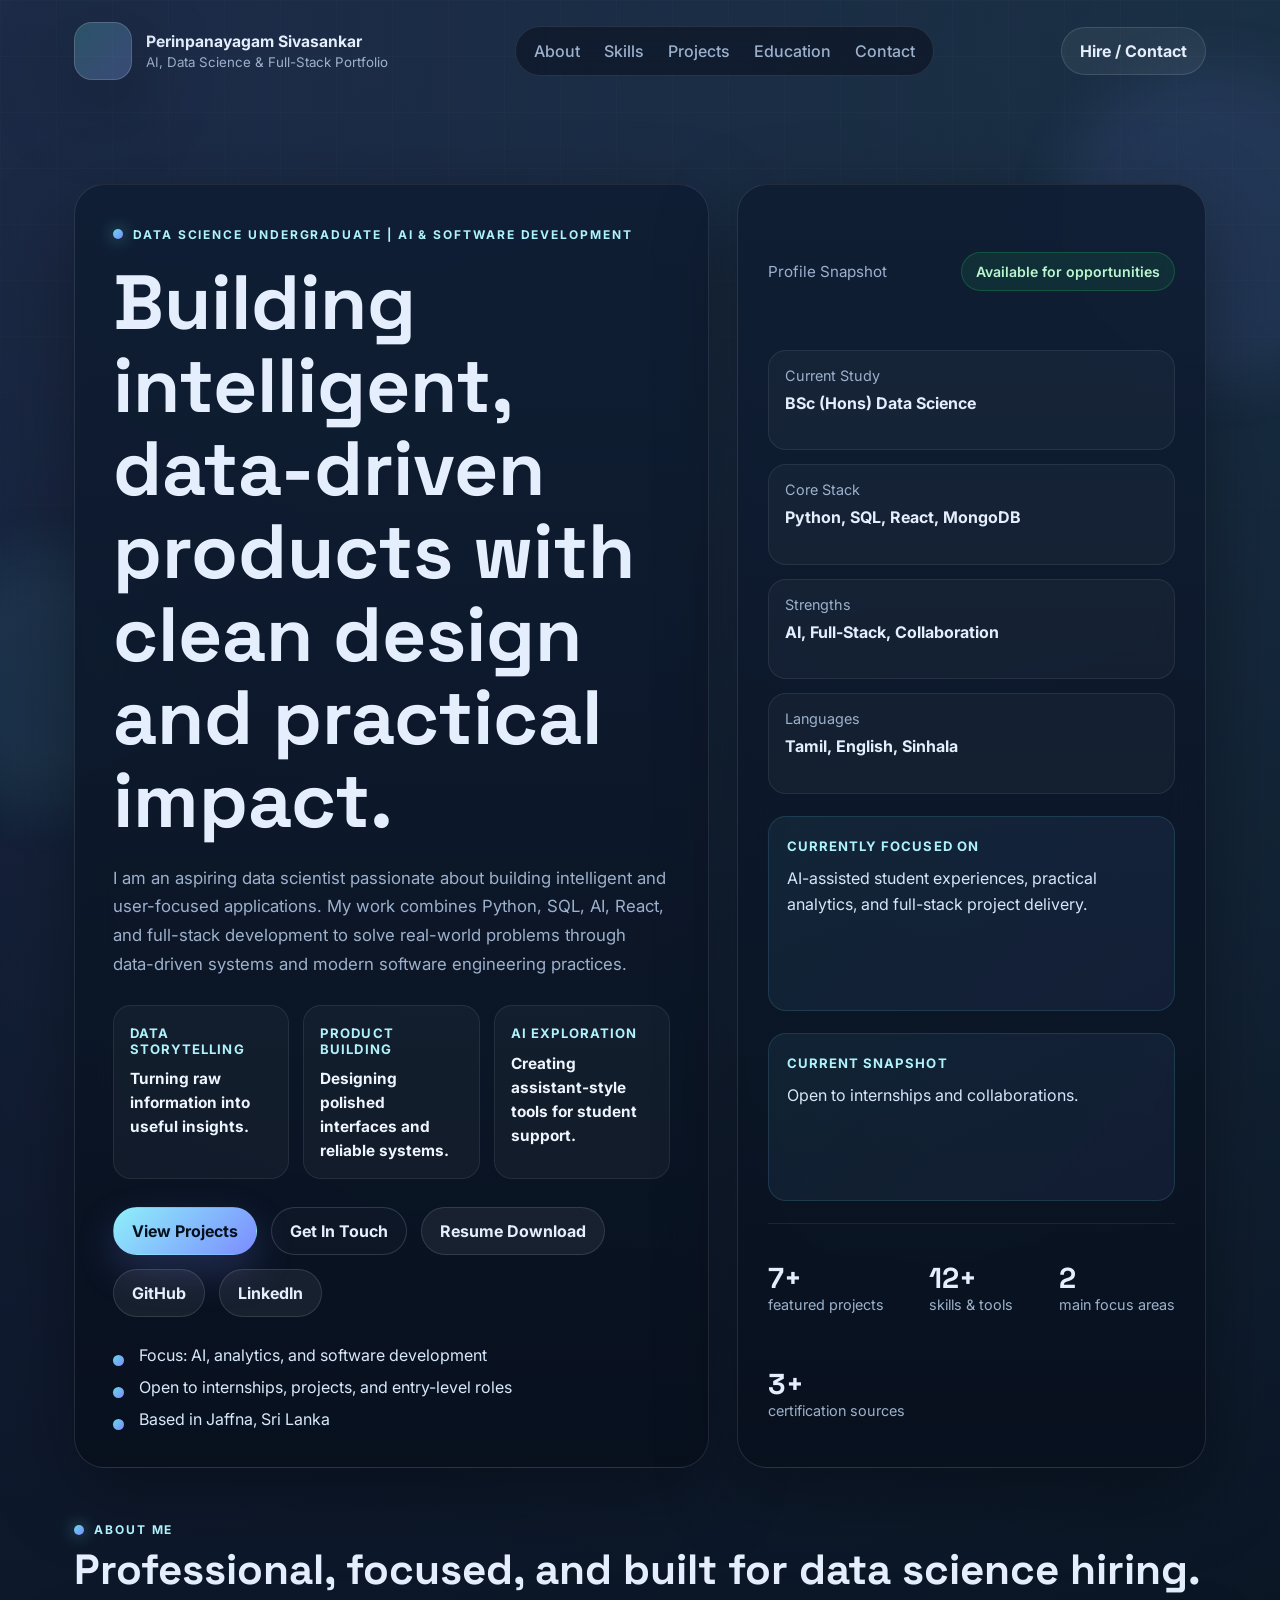
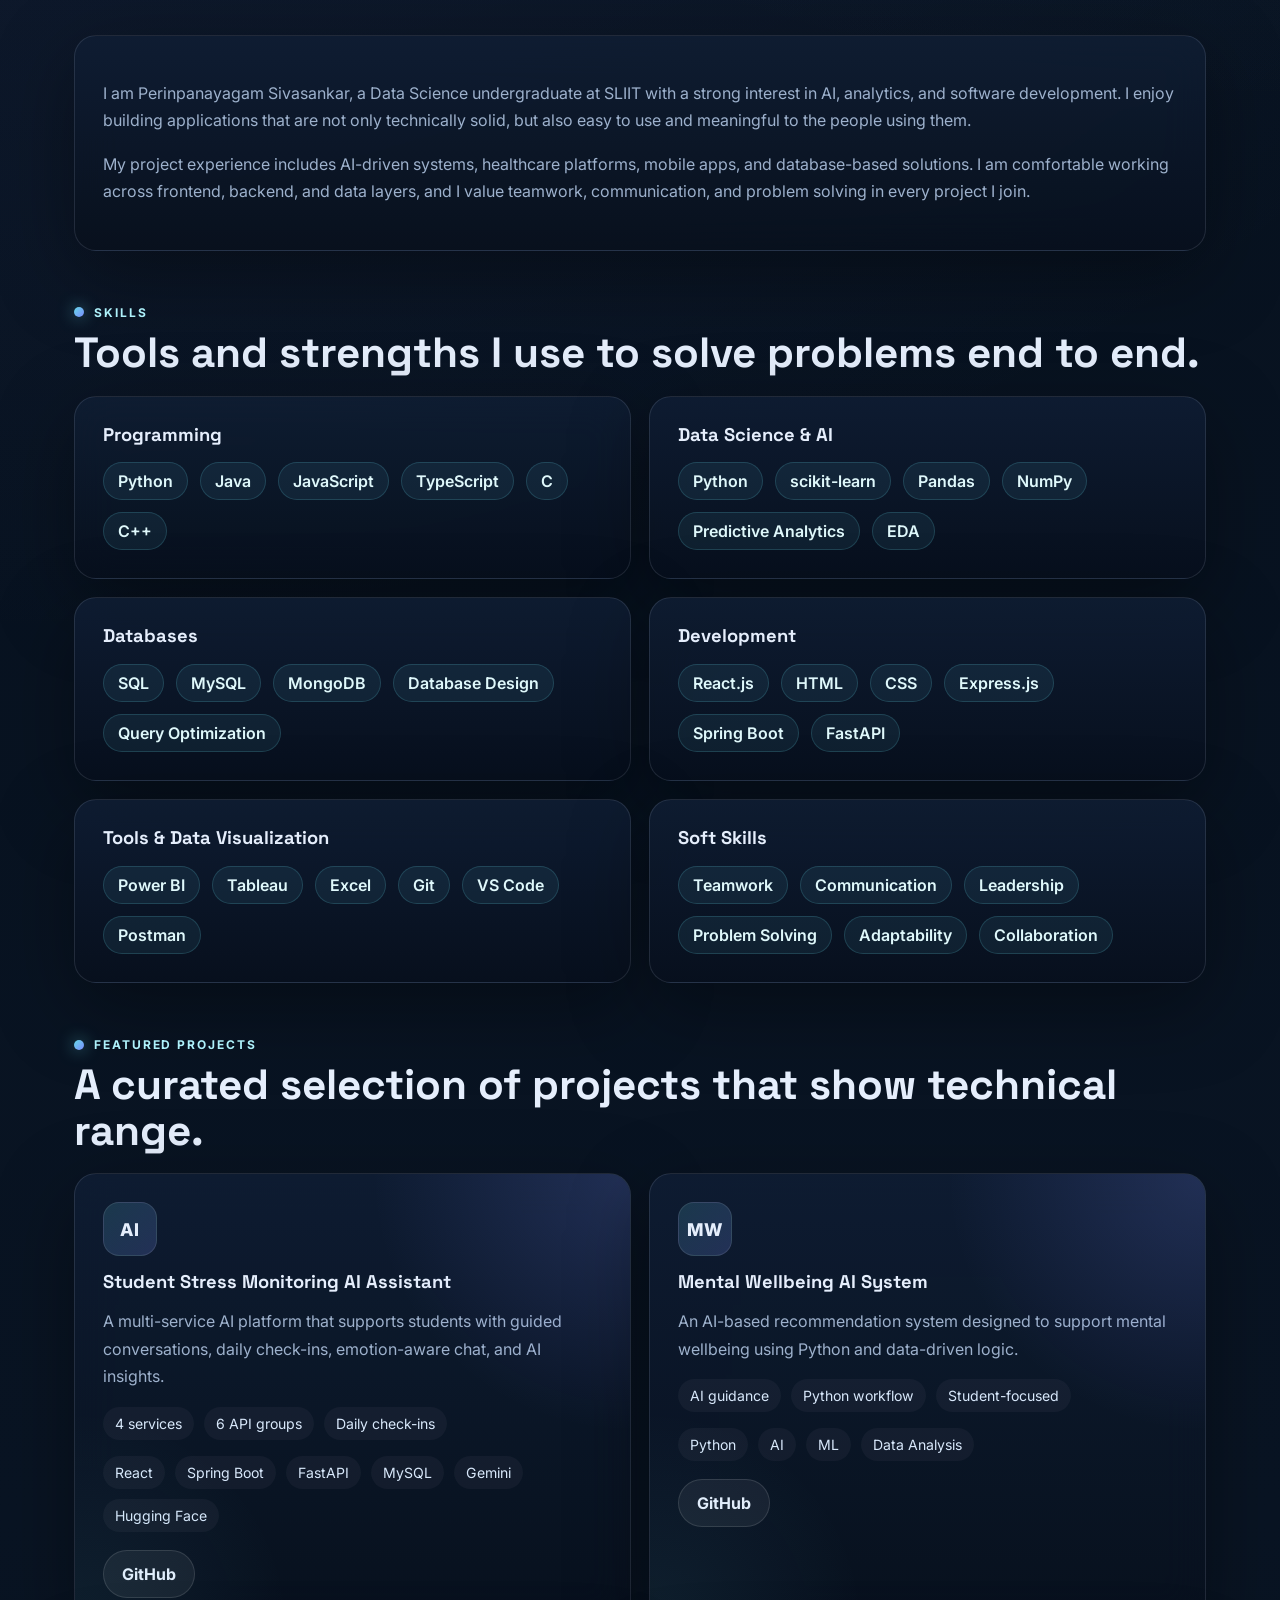
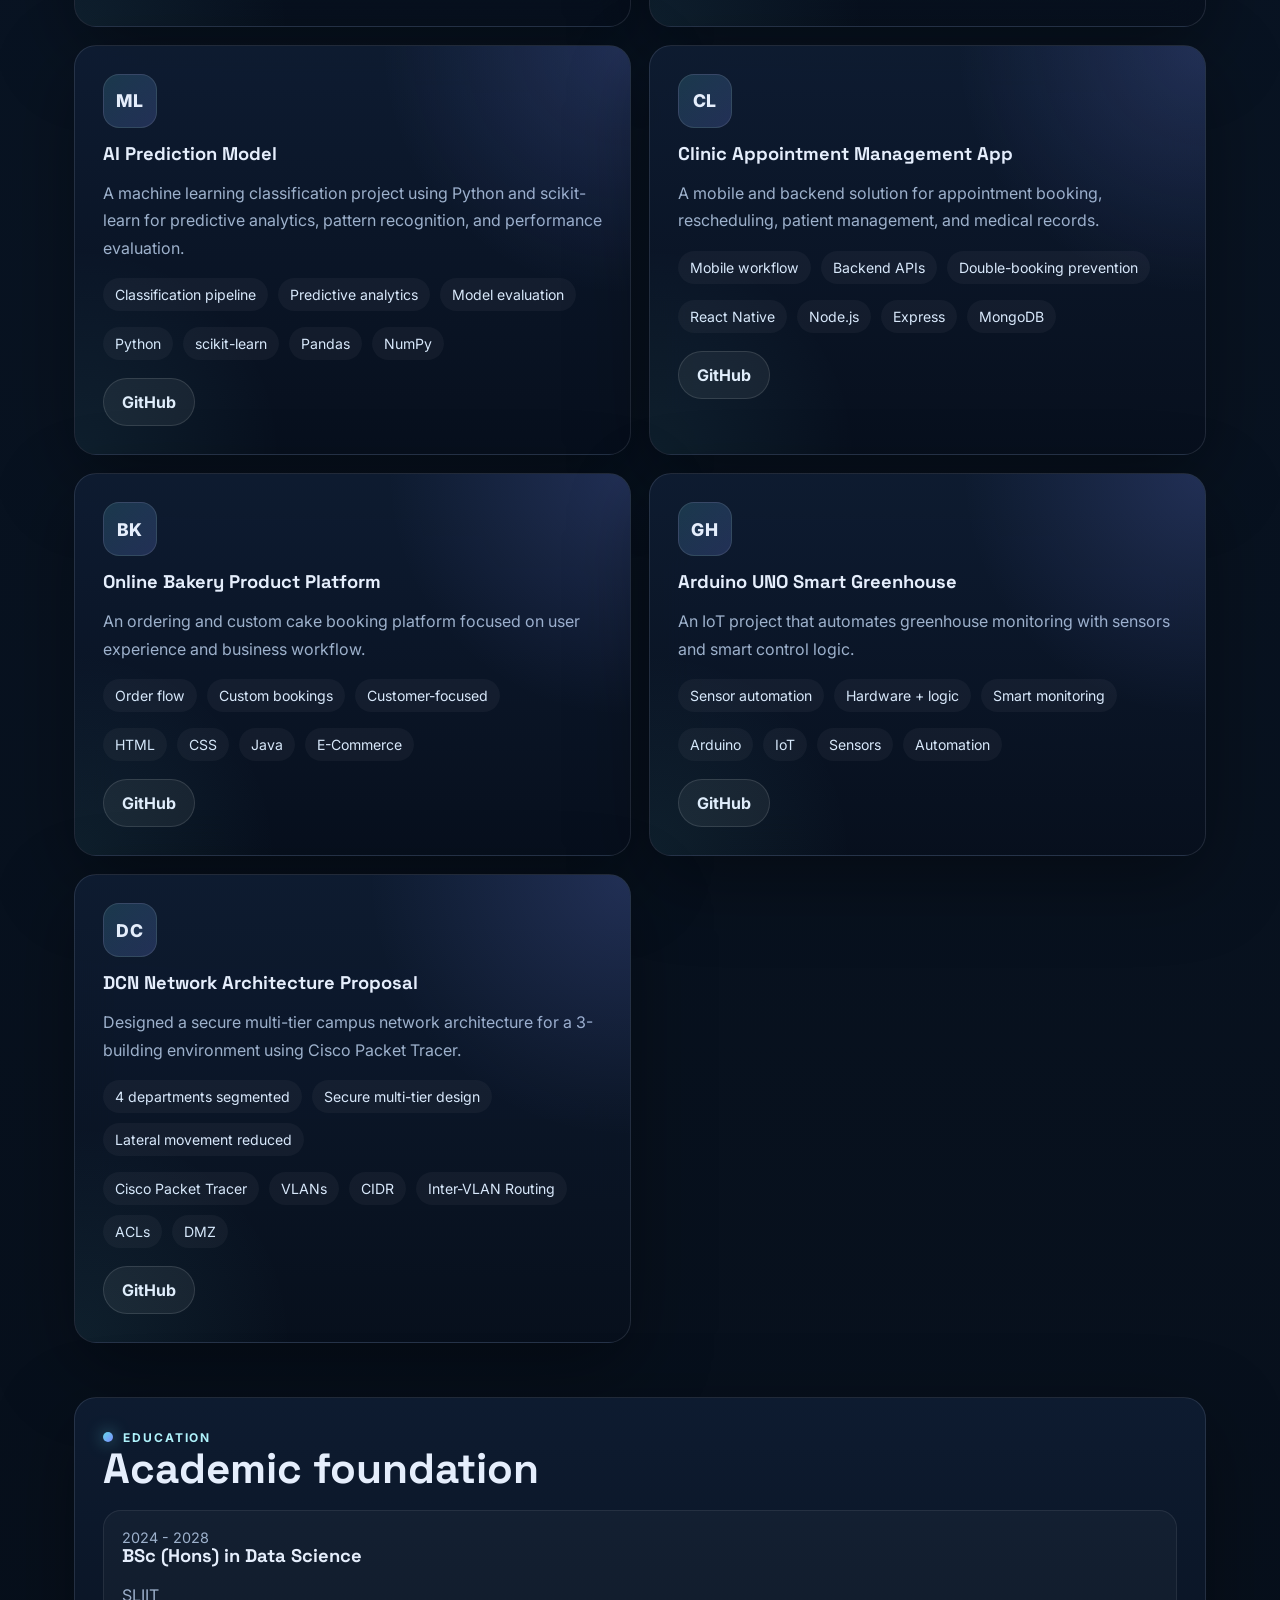
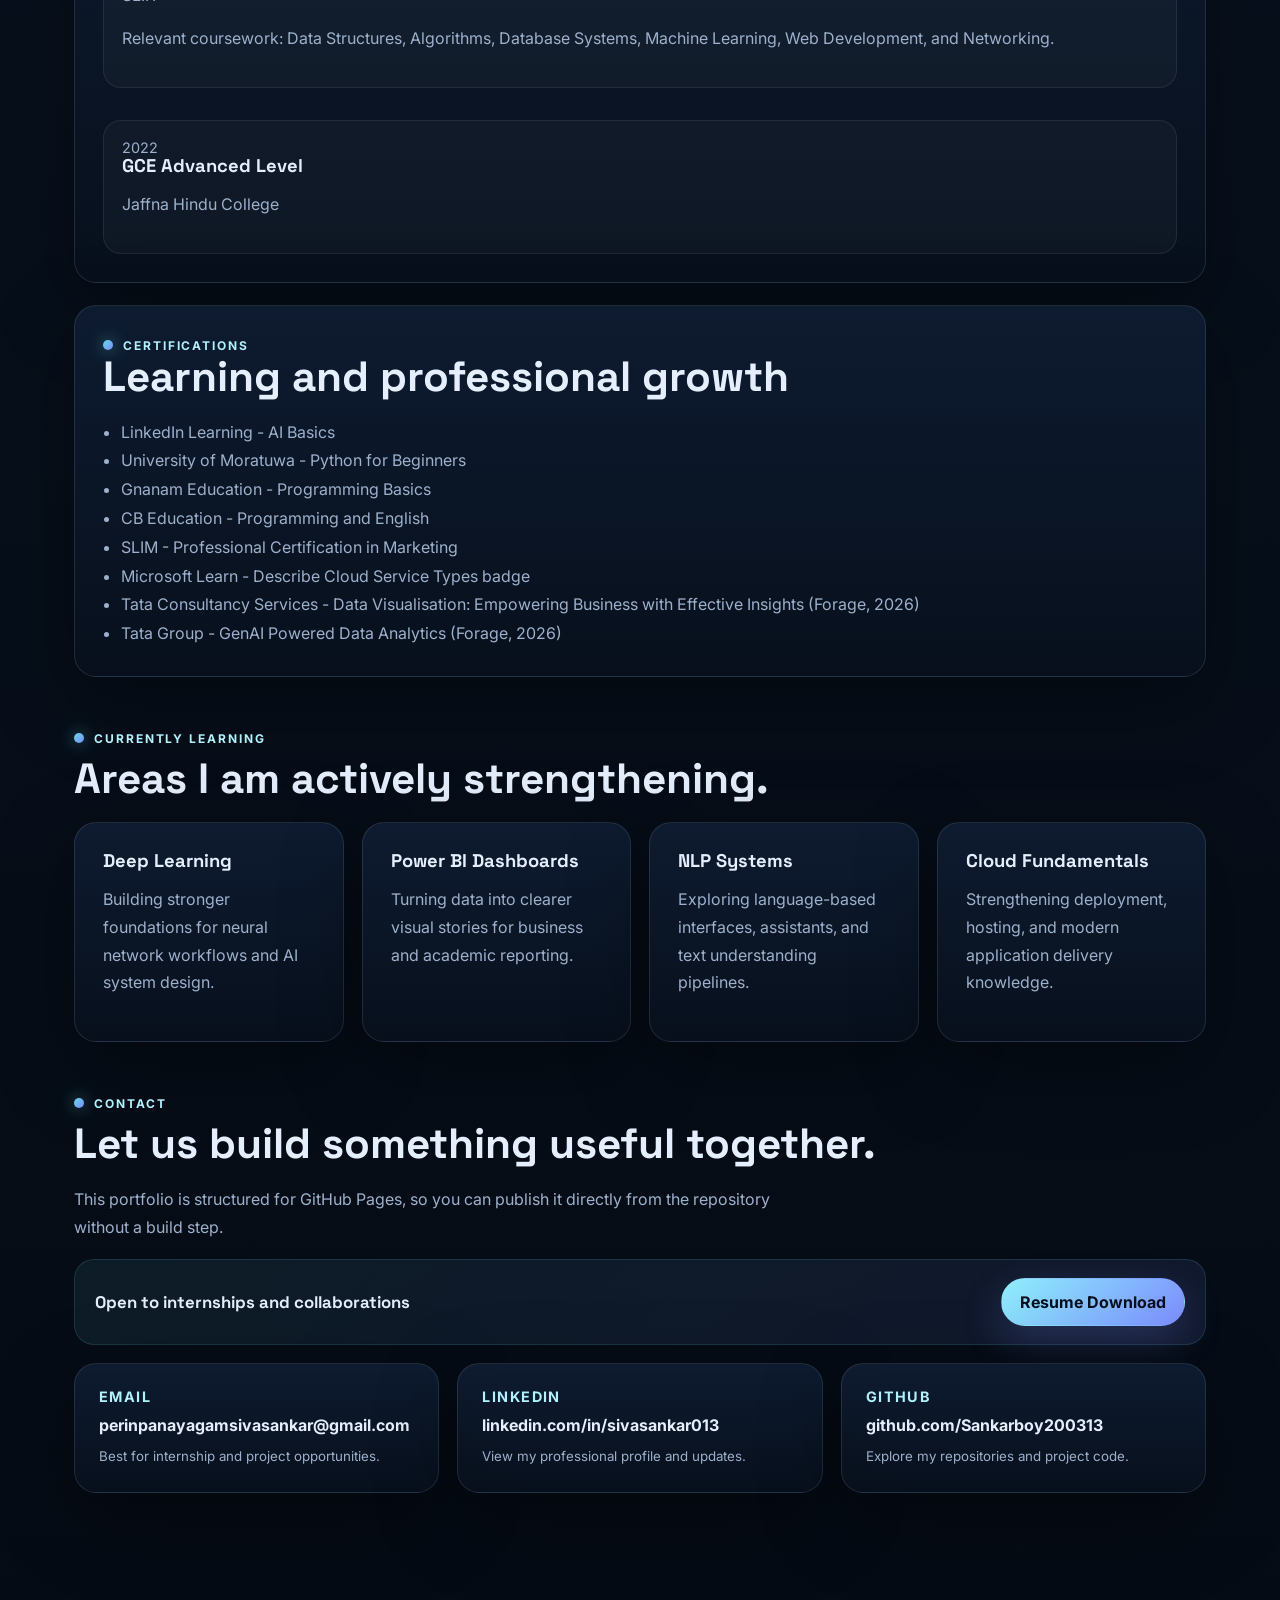
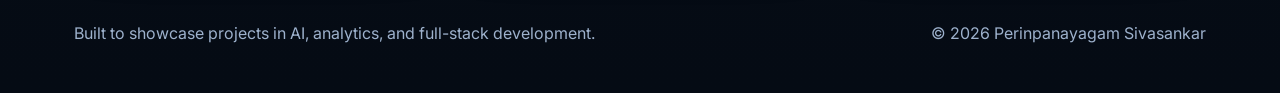
<file: index.html>
<!doctype html>
<html lang="en">
  <head>
    <meta charset="UTF-8" />
    <meta name="viewport" content="width=device-width, initial-scale=1.0" />
    <title>Perinpanayagam Sivasankar | AI, Data Science & Full-Stack Portfolio</title>
    <meta
      name="description"
      content="Professional portfolio for Perinpanayagam Sivasankar, a Data Science undergraduate focused on AI, analytics, and full-stack development."
    />
    <link rel="preconnect" href="https://fonts.googleapis.com" />
    <link rel="preconnect" href="https://fonts.gstatic.com" crossorigin />
    <link
      href="https://fonts.googleapis.com/css2?family=Inter:wght@400;500;600;700;800&family=Space+Grotesk:wght@500;700&display=swap"
      rel="stylesheet"
    />
    <link rel="stylesheet" href="./styles.css" />
  </head>
  <body>
    <div class="bg-orb orb-1"></div>
    <div class="bg-orb orb-2"></div>
    <div class="bg-grid"></div>

    <header class="site-header">
      <a class="brand" href="#top" aria-label="Home">
        <img class="brand-mark" src="./myphoto.png" alt="Perinpanayagam Sivasankar profile photo" />
        <span class="brand-text">
          <strong>Perinpanayagam Sivasankar</strong>
          <small>AI, Data Science &amp; Full-Stack Portfolio</small>
        </span>
      </a>

      <nav class="site-nav" aria-label="Primary">
        <a href="#about">About</a>
        <a href="#skills">Skills</a>
        <a href="#projects">Projects</a>
        <a href="#education">Education</a>
        <a href="#contact">Contact</a>
      </nav>

      <a class="button button-secondary" href="mailto:perinpanayagamsivasankar@gmail.com">Hire / Contact</a>
    </header>

    <main id="top">
      <section class="hero section">
        <div class="hero-copy reveal">
          <span class="eyebrow">Data Science Undergraduate | AI &amp; Software Development</span>
          <h1>Building intelligent, data-driven products with clean design and practical impact.</h1>
          <p class="hero-text">
            I am an aspiring data scientist passionate about building intelligent and user-focused
            applications. My work combines Python, SQL, AI, React, and full-stack development to
            solve real-world problems through data-driven systems and modern software engineering
            practices.
          </p>

          <div class="hero-highlights" aria-label="Highlights">
            <article>
              <span>Data storytelling</span>
              <strong>Turning raw information into useful insights.</strong>
            </article>
            <article>
              <span>Product building</span>
              <strong>Designing polished interfaces and reliable systems.</strong>
            </article>
            <article>
              <span>AI exploration</span>
              <strong>Creating assistant-style tools for student support.</strong>
            </article>
          </div>

          <div class="hero-actions">
            <a class="button button-primary" href="#projects">View Projects</a>
            <a class="button button-ghost" href="#contact">Get In Touch</a>
            <a class="button button-secondary" href="./SivasankarPerinpanayagam_CV.pdf" download>Resume Download</a>
            <a class="button button-secondary" href="https://github.com/Sankarboy200313">GitHub</a>
            <a class="button button-secondary" href="https://www.linkedin.com/in/sivasankar013">LinkedIn</a>
          </div>

          <ul class="hero-points">
            <li>Focus: AI, analytics, and software development</li>
            <li>Open to internships, projects, and entry-level roles</li>
            <li>Based in Jaffna, Sri Lanka</li>
          </ul>
        </div>

        <aside class="hero-card reveal">
          <div class="hero-card-top">
            <p class="card-label">Profile Snapshot</p>
            <span class="status-pill">Available for opportunities</span>
          </div>

          <div class="profile-grid">
            <div>
              <span>Current Study</span>
              <strong>BSc (Hons) Data Science</strong>
            </div>
            <div>
              <span>Core Stack</span>
              <strong>Python, SQL, React, MongoDB</strong>
            </div>
            <div>
              <span>Strengths</span>
              <strong>AI, Full-Stack, Collaboration</strong>
            </div>
            <div>
              <span>Languages</span>
              <strong>Tamil, English, Sinhala</strong>
            </div>
          </div>

          <div class="spotlight">
            <span>Currently focused on</span>
            <p>AI-assisted student experiences, practical analytics, and full-stack project delivery.</p>
          </div>

          <div class="spotlight">
            <span>Current Snapshot</span>
            <p>Open to internships and collaborations.</p>
          </div>

          <div class="metric-row">
            <div class="metric">
              <strong>7+</strong>
              <span>featured projects</span>
            </div>
            <div class="metric">
              <strong>12+</strong>
              <span>skills &amp; tools</span>
            </div>
            <div class="metric">
              <strong>2</strong>
              <span>main focus areas</span>
            </div>
            <div class="metric">
              <strong>3+</strong>
              <span>certification sources</span>
            </div>
          </div>
        </aside>
      </section>

      <section class="section about-grid" id="about">
        <div class="section-heading reveal">
          <span class="eyebrow">About Me</span>
          <h2>Professional, focused, and built for data science hiring.</h2>
        </div>

        <div class="card reveal">
          <p>
            I am Perinpanayagam Sivasankar, a Data Science undergraduate at SLIIT with a strong
            interest in AI, analytics, and software development. I enjoy building applications that
            are not only technically solid, but also easy to use and meaningful to the people using
            them.
          </p>
          <p>
            My project experience includes AI-driven systems, healthcare platforms, mobile apps,
            and database-based solutions. I am comfortable working across frontend, backend, and
            data layers, and I value teamwork, communication, and problem solving in every project
            I join.
          </p>
        </div>
      </section>

      <section class="section" id="skills">
        <div class="section-heading reveal">
          <span class="eyebrow">Skills</span>
          <h2>Tools and strengths I use to solve problems end to end.</h2>
        </div>

        <div class="skill-columns">
          <article class="card reveal">
            <h3>Programming</h3>
            <div class="chip-list">
              <span>Python</span>
              <span>Java</span>
              <span>JavaScript</span>
              <span>TypeScript</span>
              <span>C</span>
              <span>C++</span>
            </div>
          </article>

          <article class="card reveal">
            <h3>Data Science &amp; AI</h3>
            <div class="chip-list">
              <span>Python</span>
              <span>scikit-learn</span>
              <span>Pandas</span>
              <span>NumPy</span>
              <span>Predictive Analytics</span>
              <span>EDA</span>
            </div>
          </article>

          <article class="card reveal">
            <h3>Databases</h3>
            <div class="chip-list">
              <span>SQL</span>
              <span>MySQL</span>
              <span>MongoDB</span>
              <span>Database Design</span>
              <span>Query Optimization</span>
            </div>
          </article>

          <article class="card reveal">
            <h3>Development</h3>
            <div class="chip-list">
              <span>React.js</span>
              <span>HTML</span>
              <span>CSS</span>
              <span>Express.js</span>
              <span>Spring Boot</span>
              <span>FastAPI</span>
            </div>
          </article>

          <article class="card reveal">
            <h3>Tools &amp; Data Visualization</h3>
            <div class="chip-list">
              <span>Power BI</span>
              <span>Tableau</span>
              <span>Excel</span>
              <span>Git</span>
              <span>VS Code</span>
              <span>Postman</span>
            </div>
          </article>

          <article class="card reveal">
            <h3>Soft Skills</h3>
            <div class="chip-list">
              <span>Teamwork</span>
              <span>Communication</span>
              <span>Leadership</span>
              <span>Problem Solving</span>
              <span>Adaptability</span>
              <span>Collaboration</span>
            </div>
          </article>
        </div>
      </section>

      <section class="section" id="projects">
        <div class="section-heading reveal">
          <span class="eyebrow">Featured Projects</span>
          <h2>A curated selection of projects that show technical range.</h2>
        </div>

        <div class="project-grid" id="project-grid"></div>
      </section>

      <section class="section split-section">
        <article class="card reveal" id="education">
          <span class="eyebrow">Education</span>
          <h2>Academic foundation</h2>
          <div class="timeline">
            <div class="timeline-item">
              <span class="timeline-date">2024 - 2028</span>
              <h3>BSc (Hons) in Data Science</h3>
              <p>SLIIT</p>
              <p>
                Relevant coursework: Data Structures, Algorithms, Database Systems, Machine
                Learning, Web Development, and Networking.
              </p>
            </div>
            <div class="timeline-item">
              <span class="timeline-date">2022</span>
              <h3>GCE Advanced Level</h3>
              <p>Jaffna Hindu College</p>
            </div>
          </div>
        </article>

        <article class="card reveal">
          <span class="eyebrow">Certifications</span>
          <h2>Learning and professional growth</h2>
          <ul class="list-clean">
            <li>LinkedIn Learning - AI Basics</li>
            <li>University of Moratuwa - Python for Beginners</li>
            <li>Gnanam Education - Programming Basics</li>
            <li>CB Education - Programming and English</li>
            <li>SLIM - Professional Certification in Marketing</li>
            <li>Microsoft Learn - Describe Cloud Service Types badge</li>
            <li>Tata Consultancy Services - Data Visualisation: Empowering Business with Effective Insights (Forage, 2026)</li>
            <li>Tata Group - GenAI Powered Data Analytics (Forage, 2026)</li>
          </ul>
        </article>
      </section>

      <section class="section">
        <div class="section-heading reveal">
          <span class="eyebrow">Currently Learning</span>
          <h2>Areas I am actively strengthening.</h2>
        </div>

        <div class="learning-grid">
          <article class="card reveal">
            <h3>Deep Learning</h3>
            <p>Building stronger foundations for neural network workflows and AI system design.</p>
          </article>
          <article class="card reveal">
            <h3>Power BI Dashboards</h3>
            <p>Turning data into clearer visual stories for business and academic reporting.</p>
          </article>
          <article class="card reveal">
            <h3>NLP Systems</h3>
            <p>Exploring language-based interfaces, assistants, and text understanding pipelines.</p>
          </article>
          <article class="card reveal">
            <h3>Cloud Fundamentals</h3>
            <p>Strengthening deployment, hosting, and modern application delivery knowledge.</p>
          </article>
        </div>
      </section>

      <section class="section contact-section" id="contact">
        <div class="section-heading reveal">
          <span class="eyebrow">Contact</span>
          <h2>Let us build something useful together.</h2>
        </div>

        <p class="contact-note reveal">
          This portfolio is structured for GitHub Pages, so you can publish it directly from the
          repository without a build step.
        </p>

        <div class="contact-banner reveal">
          <strong>Open to internships and collaborations</strong>
          <a class="button button-primary" href="./SivasankarPerinpanayagam_CV.pdf" download>Resume Download</a>
        </div>

        <div class="contact-grid">
          <a class="contact-card reveal" href="mailto:perinpanayagamsivasankar@gmail.com">
            <span>Email</span>
            <strong>perinpanayagamsivasankar@gmail.com</strong>
            <small>Best for internship and project opportunities.</small>
          </a>

          <a class="contact-card reveal" href="https://www.linkedin.com/in/sivasankar013">
            <span>LinkedIn</span>
            <strong>linkedin.com/in/sivasankar013</strong>
            <small>View my professional profile and updates.</small>
          </a>

          <a class="contact-card reveal" href="https://github.com/Sankarboy200313">
            <span>GitHub</span>
            <strong>github.com/Sankarboy200313</strong>
            <small>Explore my repositories and project code.</small>
          </a>
        </div>
      </section>
    </main>

    <footer class="site-footer">
      <p>Built to showcase projects in AI, analytics, and full-stack development.</p>
      <p>© <span id="year"></span> Perinpanayagam Sivasankar</p>
    </footer>

    <script src="./script.js"></script>
  </body>
</html>
</file>
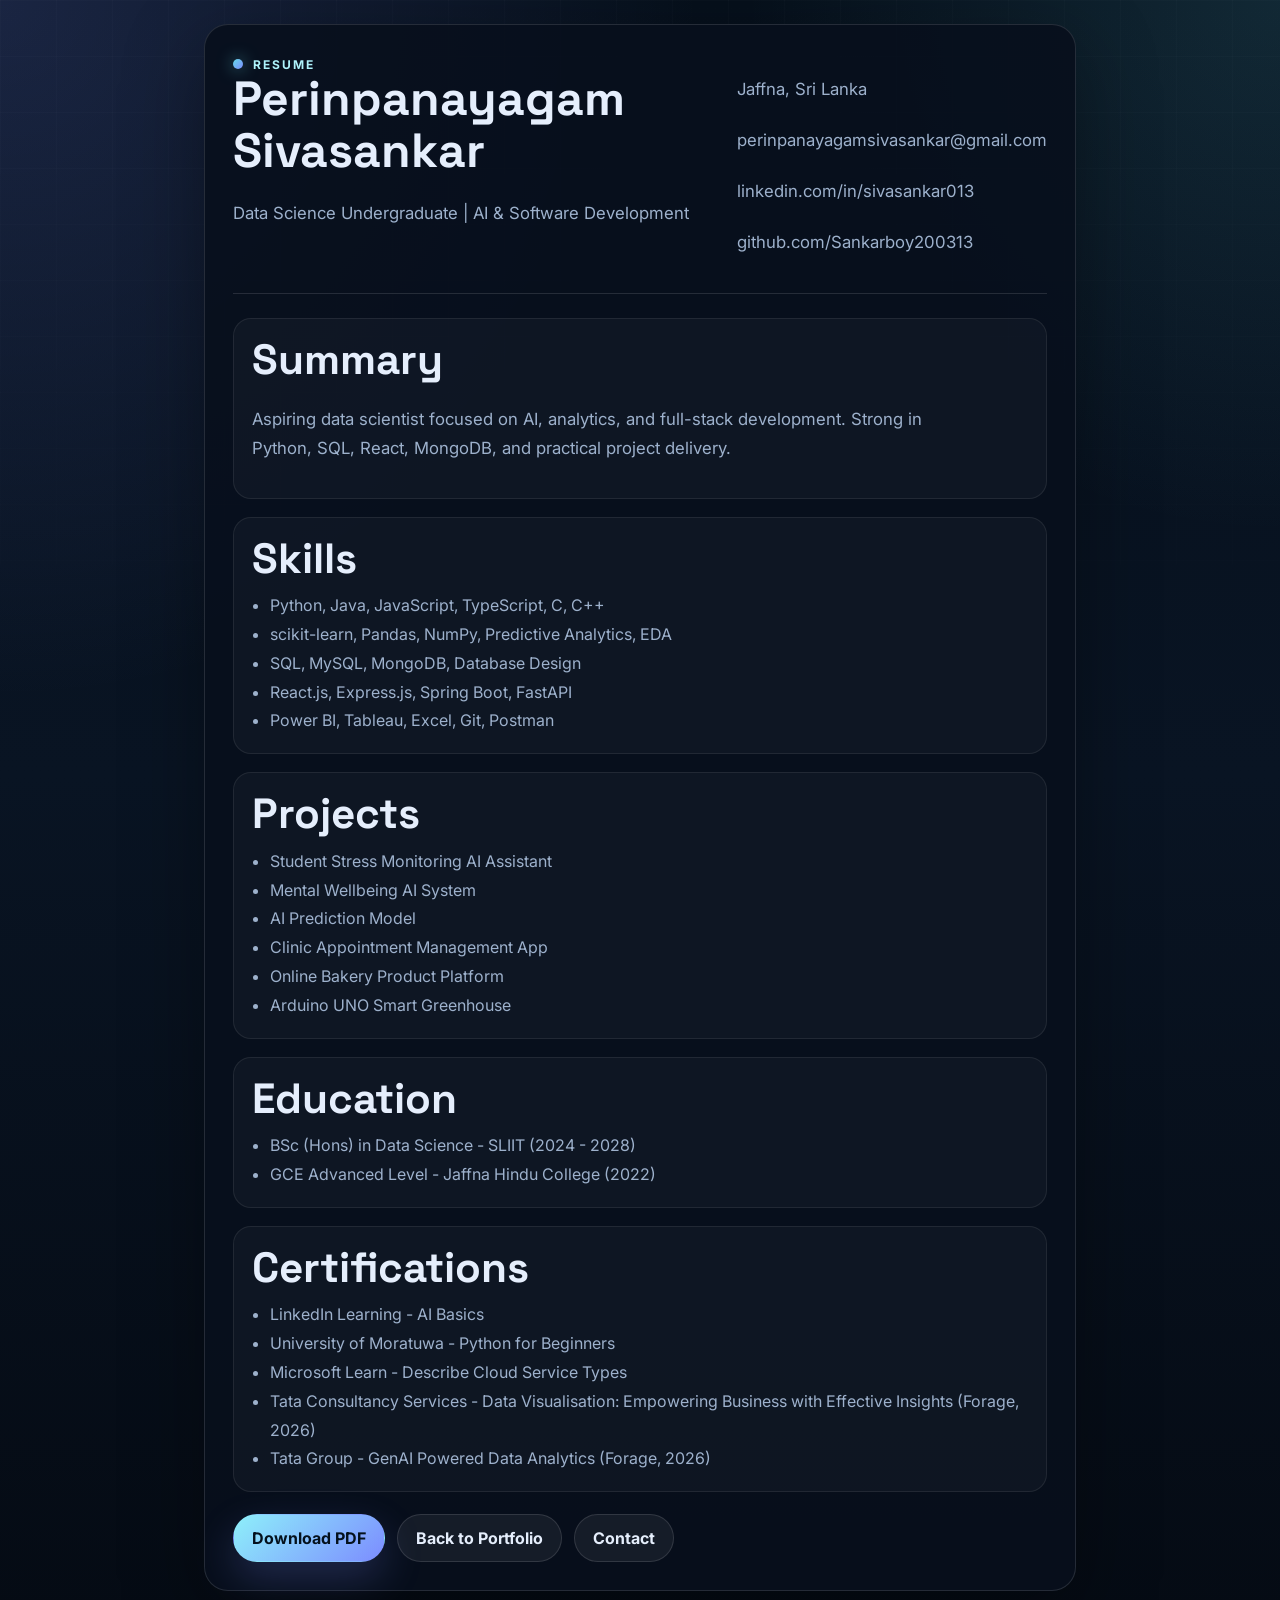
<file: resume.html>
<!doctype html>
<html lang="en">
  <head>
    <meta charset="UTF-8" />
    <meta name="viewport" content="width=device-width, initial-scale=1.0" />
    <title>Perinpanayagam Sivasankar | Resume</title>
    <meta name="robots" content="noindex" />
    <link rel="preconnect" href="https://fonts.googleapis.com" />
    <link rel="preconnect" href="https://fonts.gstatic.com" crossorigin />
    <link
      href="https://fonts.googleapis.com/css2?family=Inter:wght@400;500;600;700;800&family=Space+Grotesk:wght@500;700&display=swap"
      rel="stylesheet"
    />
    <link rel="stylesheet" href="./styles.css" />
    <style>
      body {
        padding: 24px;
      }
      .resume-page {
        max-width: 920px;
        margin: 0 auto;
      }
      .resume-shell {
        padding: 28px;
        border-radius: 24px;
        background: rgba(8, 16, 29, 0.92);
        border: 1px solid rgba(255, 255, 255, 0.12);
        box-shadow: 0 24px 80px rgba(0, 0, 0, 0.35);
      }
      .resume-top {
        display: flex;
        flex-wrap: wrap;
        justify-content: space-between;
        gap: 16px;
        border-bottom: 1px solid rgba(255, 255, 255, 0.12);
        padding-bottom: 20px;
        margin-bottom: 24px;
      }
      .resume-page h1 {
        font-size: clamp(2rem, 4vw, 3rem);
        margin: 0 0 8px;
      }
      .resume-grid {
        display: grid;
        gap: 18px;
      }
      .resume-card {
        padding: 18px;
        border-radius: 18px;
        background: rgba(255, 255, 255, 0.03);
        border: 1px solid rgba(255, 255, 255, 0.08);
      }
      .resume-list {
        margin: 10px 0 0;
        padding-left: 18px;
        color: var(--muted);
        line-height: 1.8;
      }
      .resume-actions {
        margin-top: 22px;
        display: flex;
        flex-wrap: wrap;
        gap: 12px;
      }
      @media print {
        body {
          background: #fff;
          color: #111;
        }
        .resume-shell {
          box-shadow: none;
        }
      }
    </style>
  </head>
  <body class="resume-page">
    <main class="resume-shell">
      <section class="resume-top">
        <div>
          <span class="eyebrow">Resume</span>
          <h1>Perinpanayagam Sivasankar</h1>
          <p class="hero-text">Data Science Undergraduate | AI &amp; Software Development</p>
        </div>
        <div>
          <p class="hero-text">Jaffna, Sri Lanka</p>
          <p class="hero-text">perinpanayagamsivasankar@gmail.com</p>
          <p class="hero-text">linkedin.com/in/sivasankar013</p>
          <p class="hero-text">github.com/Sankarboy200313</p>
        </div>
      </section>

      <div class="resume-grid">
        <article class="resume-card">
          <h2>Summary</h2>
          <p class="hero-text">
            Aspiring data scientist focused on AI, analytics, and full-stack development. Strong in
            Python, SQL, React, MongoDB, and practical project delivery.
          </p>
        </article>

        <article class="resume-card">
          <h2>Skills</h2>
          <ul class="resume-list">
            <li>Python, Java, JavaScript, TypeScript, C, C++</li>
            <li>scikit-learn, Pandas, NumPy, Predictive Analytics, EDA</li>
            <li>SQL, MySQL, MongoDB, Database Design</li>
            <li>React.js, Express.js, Spring Boot, FastAPI</li>
            <li>Power BI, Tableau, Excel, Git, Postman</li>
          </ul>
        </article>

        <article class="resume-card">
          <h2>Projects</h2>
          <ul class="resume-list">
            <li>Student Stress Monitoring AI Assistant</li>
            <li>Mental Wellbeing AI System</li>
            <li>AI Prediction Model</li>
            <li>Clinic Appointment Management App</li>
            <li>Online Bakery Product Platform</li>
            <li>Arduino UNO Smart Greenhouse</li>
          </ul>
        </article>

        <article class="resume-card">
          <h2>Education</h2>
          <ul class="resume-list">
            <li>BSc (Hons) in Data Science - SLIIT (2024 - 2028)</li>
            <li>GCE Advanced Level - Jaffna Hindu College (2022)</li>
          </ul>
        </article>

        <article class="resume-card">
          <h2>Certifications</h2>
          <ul class="resume-list">
            <li>LinkedIn Learning - AI Basics</li>
            <li>University of Moratuwa - Python for Beginners</li>
            <li>Microsoft Learn - Describe Cloud Service Types</li>
            <li>Tata Consultancy Services - Data Visualisation: Empowering Business with Effective Insights (Forage, 2026)</li>
            <li>Tata Group - GenAI Powered Data Analytics (Forage, 2026)</li>
          </ul>
        </article>
      </div>

      <div class="resume-actions">
        <a class="button button-primary" href="./SivasankarPerinpanayagam_CV.pdf" download>Download PDF</a>
        <a class="button button-secondary" href="./index.html">Back to Portfolio</a>
        <a class="button button-secondary" href="./index.html#contact">Contact</a>
      </div>
    </main>
  </body>
</html>
</file>
<file: styles.css>
:root {
  color-scheme: dark;
  --bg: #07111f;
  --bg-soft: rgba(10, 18, 31, 0.75);
  --surface: rgba(12, 22, 39, 0.88);
  --surface-strong: #0f1d33;
  --line: rgba(148, 163, 184, 0.18);
  --text: #e5eefc;
  --muted: #9db1cc;
  --accent: #66d9e8;
  --accent-2: #7c8cff;
  --accent-3: #22c55e;
  --shadow: 0 24px 80px rgba(0, 0, 0, 0.35);
  --radius-xl: 30px;
  --radius-lg: 22px;
  --radius-md: 16px;
  --radius-sm: 12px;
  --max-width: 1180px;
  --font-body: "Inter", system-ui, sans-serif;
  --font-display: "Space Grotesk", "Inter", system-ui, sans-serif;
}

* {
  box-sizing: border-box;
}

html {
  scroll-behavior: smooth;
}

body {
  margin: 0;
  font-family: var(--font-body);
  color: var(--text);
  background:
    radial-gradient(circle at top left, rgba(124, 140, 255, 0.17), transparent 34%),
    radial-gradient(circle at top right, rgba(102, 217, 232, 0.12), transparent 26%),
    linear-gradient(180deg, #06101c 0%, #091423 48%, #050b14 100%);
  min-height: 100vh;
}

a {
  color: inherit;
  text-decoration: none;
}

img {
  max-width: 100%;
  display: block;
}

body::before {
  content: "";
  position: fixed;
  inset: 0;
  background-image: linear-gradient(rgba(255, 255, 255, 0.03) 1px, transparent 1px),
    linear-gradient(90deg, rgba(255, 255, 255, 0.03) 1px, transparent 1px);
  background-size: 56px 56px;
  mask-image: linear-gradient(to bottom, rgba(0, 0, 0, 0.55), transparent 95%);
  pointer-events: none;
}

.bg-orb {
  position: fixed;
  border-radius: 50%;
  filter: blur(30px);
  opacity: 0.48;
  pointer-events: none;
}

.orb-1 {
  width: 320px;
  height: 320px;
  top: 4rem;
  right: -6rem;
  background: rgba(124, 140, 255, 0.22);
}

.orb-2 {
  width: 260px;
  height: 260px;
  bottom: 10%;
  left: -5rem;
  background: rgba(102, 217, 232, 0.18);
}

.bg-grid {
  position: fixed;
  inset: 0;
  background-image: linear-gradient(rgba(255, 255, 255, 0.02) 1px, transparent 1px),
    linear-gradient(90deg, rgba(255, 255, 255, 0.02) 1px, transparent 1px);
  background-size: 120px 120px;
  opacity: 0.35;
  pointer-events: none;
}

.site-header,
main,
.site-footer {
  position: relative;
  z-index: 1;
}

.site-header {
  max-width: var(--max-width);
  margin: 0 auto;
  padding: 22px 24px;
  display: flex;
  align-items: center;
  justify-content: space-between;
  gap: 20px;
}

.brand {
  display: inline-flex;
  align-items: center;
  gap: 14px;
}

.brand-mark {
  width: 58px;
  height: 58px;
  border-radius: 18px;
  object-fit: cover;
  object-position: center top;
  filter: brightness(1.18) contrast(1.08) saturate(1.05);
  background: linear-gradient(135deg, rgba(102, 217, 232, 0.18), rgba(124, 140, 255, 0.26));
  border: 1px solid rgba(255, 255, 255, 0.12);
  box-shadow: var(--shadow);
  display: block;
}

.brand-text {
  display: flex;
  flex-direction: column;
  gap: 3px;
}

.brand-text strong {
  font-size: 0.98rem;
  font-weight: 700;
}

.brand-text small {
  color: var(--muted);
}

.site-nav {
  display: flex;
  align-items: center;
  gap: 24px;
  padding: 14px 18px;
  border-radius: 999px;
  background: rgba(8, 15, 27, 0.52);
  border: 1px solid rgba(255, 255, 255, 0.1);
  backdrop-filter: blur(16px);
}

.site-nav a {
  color: var(--muted);
  font-weight: 500;
  transition: color 180ms ease;
}

.site-nav a:hover {
  color: var(--text);
}

.button {
  display: inline-flex;
  align-items: center;
  justify-content: center;
  min-height: 48px;
  padding: 0 18px;
  border-radius: 999px;
  font-weight: 700;
  border: 1px solid transparent;
  transition:
    transform 180ms ease,
    border-color 180ms ease,
    background 180ms ease;
}

.button:hover {
  transform: translateY(-1px);
}

.button-primary {
  color: #04111c;
  background: linear-gradient(135deg, #8ef0fa, #7c8cff);
  box-shadow: 0 16px 40px rgba(124, 140, 255, 0.22);
}

.button-secondary {
  background: rgba(255, 255, 255, 0.06);
  border-color: rgba(255, 255, 255, 0.12);
}

.button-ghost {
  border-color: rgba(148, 163, 184, 0.24);
  background: rgba(255, 255, 255, 0.02);
}

main {
  max-width: var(--max-width);
  margin: 0 auto;
  padding: 0 24px 96px;
}

.section {
  margin-top: 54px;
}

.hero {
  display: grid;
  grid-template-columns: minmax(0, 1.15fr) minmax(320px, 0.85fr);
  gap: 28px;
  align-items: stretch;
  padding-top: 28px;
}

.hero-copy,
.hero-card,
.card,
.contact-card {
  background: linear-gradient(180deg, rgba(15, 29, 51, 0.9), rgba(8, 16, 29, 0.9));
  border: 1px solid var(--line);
  box-shadow: var(--shadow);
  backdrop-filter: blur(20px);
}

.hero-copy {
  border-radius: var(--radius-xl);
  padding: 38px;
  position: relative;
  overflow: hidden;
}

.hero-copy::after {
  content: "";
  position: absolute;
  inset: auto -10% -35% auto;
  width: 280px;
  height: 280px;
  border-radius: 50%;
  background: radial-gradient(circle, rgba(102, 217, 232, 0.18), transparent 62%);
  filter: blur(14px);
  pointer-events: none;
}

.eyebrow {
  display: inline-flex;
  align-items: center;
  gap: 10px;
  color: #aef2fb;
  text-transform: uppercase;
  letter-spacing: 0.16em;
  font-size: 0.75rem;
  font-weight: 700;
}

.eyebrow::before {
  content: "";
  width: 10px;
  height: 10px;
  border-radius: 50%;
  background: linear-gradient(135deg, #66d9e8, #7c8cff);
  box-shadow: 0 0 16px rgba(102, 217, 232, 0.6);
}

h1,
h2,
h3 {
  margin: 0;
  font-family: var(--font-display);
  line-height: 1.08;
}

h1 {
  margin-top: 18px;
  font-size: clamp(2.8rem, 6vw, 5.5rem);
  max-width: 12ch;
}

h2 {
  font-size: clamp(2rem, 3.3vw, 3rem);
}

h3 {
  font-size: 1.15rem;
}

.hero-text,
.card p,
.timeline-item p,
.contact-card small,
.contact-note,
.resume-page .resume-note {
  color: var(--muted);
  line-height: 1.72;
}

.hero-text {
  max-width: 62ch;
  font-size: 1.05rem;
  margin-top: 22px;
}

.hero-highlights {
  display: grid;
  grid-template-columns: repeat(3, minmax(0, 1fr));
  gap: 14px;
  margin-top: 26px;
}

.hero-highlights article {
  padding: 16px;
  border-radius: 18px;
  background: rgba(255, 255, 255, 0.035);
  border: 1px solid rgba(255, 255, 255, 0.08);
}

.hero-highlights span,
.spotlight span {
  display: inline-flex;
  color: #aef2fb;
  font-size: 0.82rem;
  font-weight: 700;
  text-transform: uppercase;
  letter-spacing: 0.08em;
}

.hero-highlights strong {
  display: block;
  margin-top: 10px;
  color: #eef5ff;
  font-size: 0.96rem;
  line-height: 1.55;
}

.hero-actions {
  display: flex;
  flex-wrap: wrap;
  gap: 14px;
  margin-top: 28px;
}

.hero-points {
  display: grid;
  gap: 12px;
  margin: 28px 0 0;
  padding: 0;
  list-style: none;
  color: #d8e8fb;
}

.hero-points li {
  position: relative;
  padding-left: 26px;
}

.hero-points li::before {
  content: "";
  position: absolute;
  left: 0;
  top: 0.58em;
  width: 11px;
  height: 11px;
  border-radius: 50%;
  background: linear-gradient(135deg, #66d9e8, #7c8cff);
}

.hero-card {
  border-radius: var(--radius-xl);
  padding: 30px;
  display: grid;
  gap: 22px;
}

.hero-profile {
  display: grid;
  grid-template-columns: 132px minmax(0, 1fr);
  gap: 18px;
  align-items: center;
  padding: 18px;
  border-radius: 24px;
  background:
    radial-gradient(circle at top left, rgba(102, 217, 232, 0.14), transparent 42%),
    linear-gradient(135deg, rgba(102, 217, 232, 0.08), rgba(124, 140, 255, 0.1));
  border: 1px solid rgba(255, 255, 255, 0.1);
}

.hero-portrait {
  width: 132px;
  height: 132px;
  border-radius: 28px;
  object-fit: cover;
  object-position: center top;
  filter: brightness(1.18) contrast(1.08) saturate(1.05);
  background: rgba(255, 255, 255, 0.08);
  border: 3px solid rgba(255, 255, 255, 0.2);
  box-shadow: 0 18px 44px rgba(0, 0, 0, 0.34);
}

.hero-profile h3 {
  margin-top: 6px;
}

.hero-profile p {
  margin: 6px 0 0;
  color: var(--muted);
  line-height: 1.6;
}

.hero-profile-label {
  margin: 0;
  color: #aef2fb !important;
  text-transform: uppercase;
  letter-spacing: 0.12em;
  font-size: 0.75rem;
  font-weight: 700;
}

.hero-card-top,
.metric-row {
  display: flex;
  flex-wrap: wrap;
  align-items: center;
  justify-content: space-between;
  gap: 16px;
}

.card-label {
  margin: 0;
  color: var(--muted);
  font-size: 0.95rem;
}

.status-pill {
  display: inline-flex;
  align-items: center;
  gap: 8px;
  padding: 10px 14px;
  border-radius: 999px;
  border: 1px solid rgba(34, 197, 94, 0.25);
  background: rgba(34, 197, 94, 0.1);
  color: #baf7cf;
  font-size: 0.88rem;
  font-weight: 600;
}

.profile-grid {
  display: grid;
  gap: 14px;
}

.profile-grid div {
  padding: 16px;
  border-radius: 18px;
  background: rgba(255, 255, 255, 0.03);
  border: 1px solid rgba(255, 255, 255, 0.08);
}

.profile-grid span,
.metric span,
.timeline-date {
  display: block;
  color: var(--muted);
  font-size: 0.9rem;
}

.profile-grid strong {
  display: block;
  margin-top: 8px;
  font-size: 1rem;
  line-height: 1.45;
}

.spotlight {
  padding: 18px;
  border-radius: 18px;
  background: linear-gradient(135deg, rgba(102, 217, 232, 0.07), rgba(124, 140, 255, 0.08));
  border: 1px solid rgba(102, 217, 232, 0.14);
}

.spotlight p {
  margin: 10px 0 0;
  color: #d7e5f9;
  line-height: 1.65;
}

.metric-row {
  border-top: 1px solid rgba(255, 255, 255, 0.08);
  padding-top: 18px;
}

.metric strong {
  display: block;
  font-family: var(--font-display);
  font-size: 1.8rem;
}

.section-heading {
  display: grid;
  gap: 10px;
  margin-bottom: 20px;
}

.about-grid,
.split-section {
  display: grid;
  gap: 22px;
}

.card {
  border-radius: var(--radius-lg);
  padding: 28px;
  transition:
    transform 180ms ease,
    border-color 180ms ease,
    box-shadow 180ms ease;
}

.card:hover,
.contact-card:hover {
  transform: translateY(-2px);
  border-color: rgba(102, 217, 232, 0.22);
  box-shadow: 0 30px 90px rgba(0, 0, 0, 0.42);
}

.card p + p,
.timeline-item + .timeline-item {
  margin-top: 16px;
}

.skill-columns {
  display: grid;
  grid-template-columns: repeat(2, minmax(0, 1fr));
  gap: 18px;
}

.chip-list {
  display: flex;
  flex-wrap: wrap;
  gap: 12px;
  margin-top: 18px;
}

.chip-list span {
  display: inline-flex;
  align-items: center;
  justify-content: center;
  min-height: 38px;
  padding: 0 14px;
  border-radius: 999px;
  background: rgba(102, 217, 232, 0.08);
  border: 1px solid rgba(102, 217, 232, 0.18);
  color: #dff8fb;
  font-weight: 600;
}

.project-grid {
  display: grid;
  grid-template-columns: repeat(2, minmax(0, 1fr));
  gap: 18px;
}

.project-card {
  position: relative;
  overflow: hidden;
  min-height: 100%;
}

.project-card::before {
  content: "";
  position: absolute;
  inset: 0;
  background:
    radial-gradient(circle at top right, rgba(124, 140, 255, 0.18), transparent 36%),
    radial-gradient(circle at bottom left, rgba(102, 217, 232, 0.08), transparent 30%);
  pointer-events: none;
}

.project-header {
  display: flex;
  align-items: flex-start;
  justify-content: space-between;
  gap: 16px;
}

.project-icon {
  width: 54px;
  height: 54px;
  border-radius: 16px;
  display: grid;
  place-items: center;
  font-size: 1.1rem;
  font-weight: 800;
  letter-spacing: 0.04em;
  background: linear-gradient(135deg, rgba(102, 217, 232, 0.16), rgba(124, 140, 255, 0.2));
  border: 1px solid rgba(255, 255, 255, 0.1);
}

.project-meta,
.project-metrics {
  display: flex;
  flex-wrap: wrap;
  gap: 10px;
  margin-top: 16px;
}

.project-meta span,
.project-metrics span {
  padding: 8px 12px;
  border-radius: 999px;
  background: rgba(255, 255, 255, 0.04);
  color: #d8e8fb;
  font-size: 0.88rem;
}

.project-actions {
  display: flex;
  flex-wrap: wrap;
  gap: 10px;
  margin-top: 18px;
}

.project-stats {
  display: grid;
  gap: 10px;
  margin-top: 16px;
  padding-top: 16px;
  border-top: 1px solid rgba(255, 255, 255, 0.08);
}

.project-stats strong {
  font-size: 1rem;
  color: #eef5ff;
}

.list-clean {
  margin: 18px 0 0;
  padding-left: 18px;
  color: var(--muted);
  line-height: 1.8;
}

.timeline {
  display: grid;
  gap: 16px;
  margin-top: 18px;
}

.timeline-item {
  padding: 18px;
  border-radius: 18px;
  background: rgba(255, 255, 255, 0.03);
  border: 1px solid rgba(255, 255, 255, 0.08);
}

.learning-grid {
  display: grid;
  grid-template-columns: repeat(4, minmax(0, 1fr));
  gap: 18px;
}

.contact-grid {
  display: grid;
  grid-template-columns: repeat(3, minmax(0, 1fr));
  gap: 18px;
}

.contact-note {
  max-width: 72ch;
  margin: 0 0 18px;
  color: var(--muted);
}

.contact-banner {
  display: flex;
  flex-wrap: wrap;
  align-items: center;
  justify-content: space-between;
  gap: 16px;
  padding: 18px 20px;
  margin-bottom: 18px;
  border-radius: 20px;
  background: linear-gradient(135deg, rgba(102, 217, 232, 0.08), rgba(124, 140, 255, 0.1));
  border: 1px solid rgba(102, 217, 232, 0.14);
}

.contact-banner strong {
  font-family: var(--font-display);
  font-size: 1.05rem;
}

.contact-card {
  display: grid;
  gap: 8px;
  padding: 24px;
  border-radius: var(--radius-lg);
  transition:
    transform 180ms ease,
    border-color 180ms ease;
}

.contact-card span {
  color: #aef2fb;
  font-size: 0.9rem;
  font-weight: 700;
  text-transform: uppercase;
  letter-spacing: 0.1em;
}

.contact-card strong {
  font-size: 1rem;
  line-height: 1.5;
  word-break: break-word;
}

.site-footer {
  max-width: var(--max-width);
  margin: 0 auto;
  padding: 18px 24px 34px;
  display: flex;
  flex-wrap: wrap;
  align-items: center;
  justify-content: space-between;
  gap: 14px;
  color: var(--muted);
}

.reveal {
  animation: fade-up 700ms ease both;
}

@keyframes fade-up {
  from {
    opacity: 0;
    transform: translateY(18px);
  }
  to {
    opacity: 1;
    transform: translateY(0);
  }
}

@media (max-width: 1080px) {
  .hero,
  .project-grid,
  .contact-grid,
  .learning-grid {
    grid-template-columns: 1fr;
  }

  .hero-highlights {
    grid-template-columns: 1fr;
  }

  .skill-columns {
    grid-template-columns: 1fr;
  }

  .site-header {
    flex-wrap: wrap;
  }

  .site-nav {
    order: 3;
    width: 100%;
    justify-content: space-between;
    gap: 12px;
    overflow-x: auto;
  }
}

@media (max-width: 720px) {
  main {
    padding: 0 16px 72px;
  }

  .site-header,
  .site-footer {
    padding-left: 16px;
    padding-right: 16px;
  }

  .hero-copy,
  .hero-card,
  .card {
    padding: 22px;
    border-radius: 22px;
  }

  .hero-profile {
    grid-template-columns: 92px minmax(0, 1fr);
    gap: 14px;
    padding: 14px;
  }

  .hero-portrait {
    width: 92px;
    height: 92px;
    border-radius: 22px;
  }

  .hero-card-top,
  .metric-row {
    flex-direction: column;
    align-items: flex-start;
  }

  .button-secondary {
    width: 100%;
  }

  .site-nav {
    padding: 12px 14px;
  }

  .site-nav a {
    white-space: nowrap;
  }

  .contact-banner {
    align-items: flex-start;
  }
}
</file>
